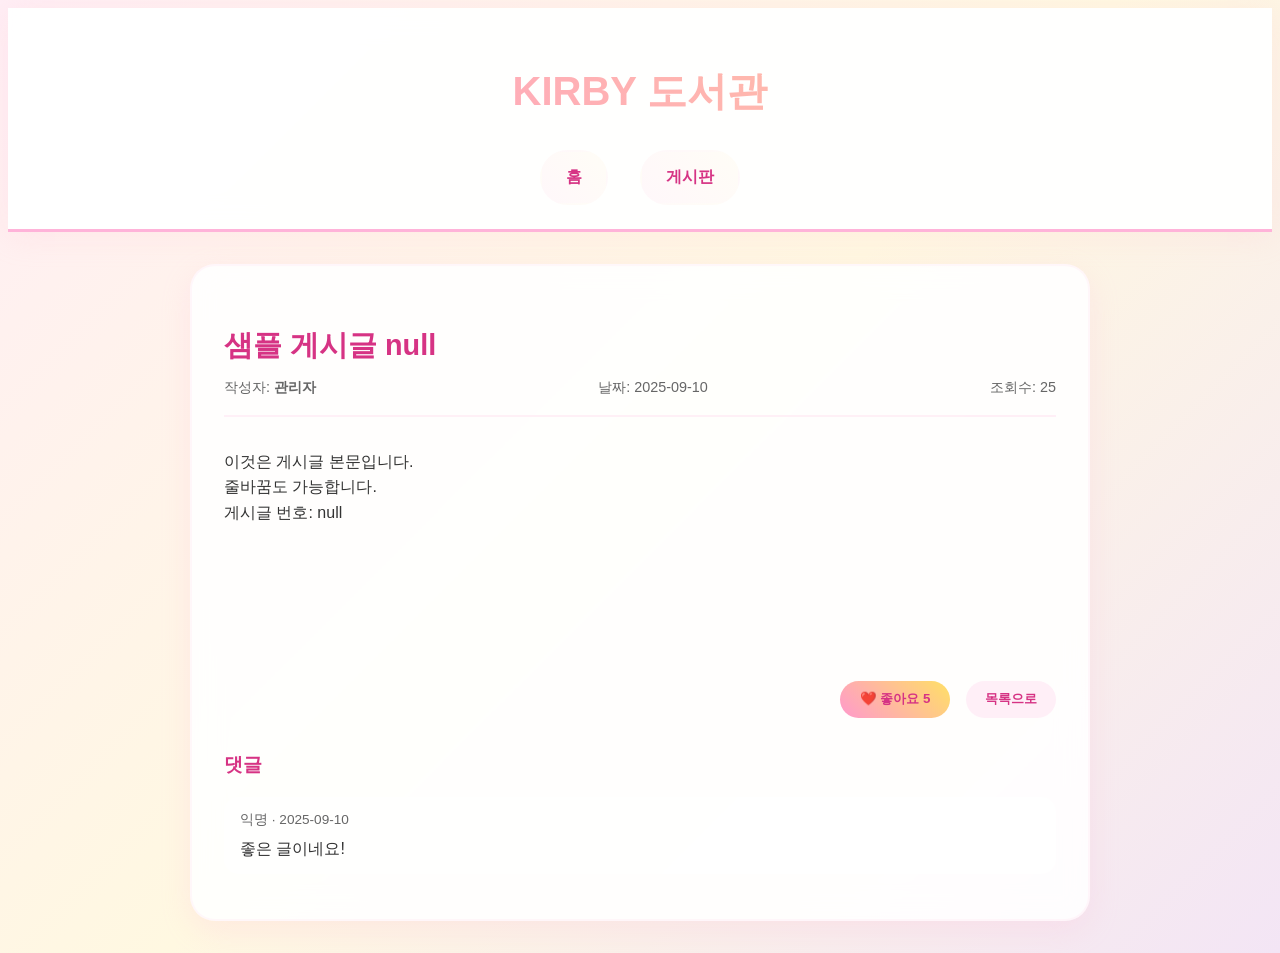
<file: sesac_project - Copy/bin/main/static/boardView.html>
<!DOCTYPE html>
<html lang="ko">
<head>
    <meta charset="UTF-8">
    <meta name="viewport" content="width=device-width, initial-scale=1.0">
    <title>게시글 보기 - 도서관 시스템</title>
    <style>
        body {
            font-family: 'Segoe UI', Tahoma, Geneva, Verdana, sans-serif;
            background: linear-gradient(135deg, #ffeef5 0%, #fff8e1 50%, #f3e5f5 100%);
            min-height: 100vh;
            color: #333;
            line-height: 1.6;
        }

        header {
            background: rgba(255, 255, 255, 0.95);
            backdrop-filter: blur(15px);
            box-shadow: 0 4px 30px rgba(255, 192, 203, 0.2);
            padding: 1.5rem 0;
            position: sticky;
            top: 0;
            z-index: 1000;
            border-bottom: 3px solid #ffb3d9;
        }

        header h1 {
            text-align: center;
            background: linear-gradient(45deg, #ff99cc, #ffcc99);
            -webkit-background-clip: text;
            -webkit-text-fill-color: transparent;
            background-clip: text;
            font-size: 2.5rem;
            font-weight: 700;
        }

        nav {
            display: flex;
            justify-content: center;
            gap: 2rem;
        }

        nav a {
            text-decoration: none;
            color: #d63384;
            font-weight: 600;
            padding: 0.8rem 1.5rem;
            border-radius: 30px;
            transition: all 0.3s ease;
            background: linear-gradient(45deg, rgba(255, 179, 217, 0.1), rgba(255, 235, 179, 0.1));
            border: 2px solid transparent;
        }

        nav a:hover {
            color: white;
            transform: translateY(-3px);
            box-shadow: 0 8px 20px rgba(255, 179, 217, 0.4);
            border-color: #ffb3d9;
            background: linear-gradient(45deg, #ffb3d9, #ffeb99);
        }

        .container {
            max-width: 900px;
            margin: 2rem auto;
            padding: 0 1.5rem;
        }

        .board-card {
            background: rgba(255, 255, 255, 0.9);
            backdrop-filter: blur(15px);
            border-radius: 25px;
            padding: 2rem;
            box-shadow: 0 10px 30px rgba(255, 179, 217, 0.2);
            border: 2px solid rgba(255, 179, 217, 0.1);
        }

        .post-header {
            border-bottom: 2px solid rgba(255, 179, 217, 0.2);
            margin-bottom: 1rem;
            padding-bottom: 1rem;
        }

        .post-title {
            font-size: 1.8rem;
            font-weight: 700;
            color: #d63384;
            margin-bottom: 0.5rem;
        }

        .post-meta {
            font-size: 0.9rem;
            color: #666;
            display: flex;
            justify-content: space-between;
        }

        .post-content {
            padding: 1rem 0;
            min-height: 200px;
            white-space: pre-line;
        }

        .post-actions {
            display: flex;
            justify-content: flex-end;
            gap: 1rem;
            margin-top: 1rem;
        }

        .btn {
            padding: 0.6rem 1.2rem;
            border: none;
            border-radius: 20px;
            font-weight: 600;
            cursor: pointer;
            transition: 0.3s;
        }

        .btn-like {
            background: linear-gradient(45deg, #ff99cc, #ffe066);
            color: #d63384;
        }

        .btn-like:hover {
            transform: scale(1.05);
            box-shadow: 0 6px 15px rgba(255, 179, 217, 0.3);
        }

        .btn-back {
            background: rgba(255, 179, 217, 0.2);
            color: #d63384;
        }

        .btn-back:hover {
            background: linear-gradient(45deg, #ffb3d9, #ffeb99);
            color: white;
        }

        .btn-edit {
            background: linear-gradient(45deg, #ffe066, #ff99cc);
            color: #d63384;
        }
        .btn-edit:hover {
            transform: translateY(-2px);
            box-shadow: 0 8px 20px rgba(255, 179, 217, 0.3);
        }


        /* 댓글 */
        .comments-section {
            margin-top: 2rem;
        }

        .comments-title {
            font-size: 1.2rem;
            font-weight: 700;
            color: #d63384;
            margin-bottom: 1rem;
        }

        .comment {
            background: rgba(255, 255, 255, 0.6);
            border-radius: 15px;
            padding: 0.8rem 1rem;
            margin-bottom: 0.8rem;
        }

        .comment-meta {
            font-size: 0.85rem;
            color: #666;
            margin-bottom: 0.3rem;
        }

        .comment-form textarea {
            width: 100%;
            border-radius: 15px;
            border: 2px solid rgba(255, 179, 217, 0.3);
            padding: 0.8rem;
            resize: vertical;
            font-family: inherit;
            font-size: 1rem;
            margin-bottom: 0.5rem;
        }

        .comment-form button {
            padding: 0.6rem 1.2rem;
            border: none;
            border-radius: 20px;
            background: linear-gradient(45deg, #ffb3d9, #ffeb99);
            color: #d63384;
            font-weight: 700;
            cursor: pointer;
            transition: 0.3s;
        }

        .comment-form button:hover {
            transform: translateY(-2px);
            box-shadow: 0 6px 15px rgba(255, 179, 217, 0.3);
        }
    </style>
</head>
<body>
<header>
    <h1>KIRBY 도서관</h1>
    <nav>
        <a href="index.html">홈</a>
        <a href="board.html">게시판</a>
    </nav>
</header>

<div class="container">
    <div class="board-card">
        <div class="post-header">
            <h2 class="post-title" id="postTitle">게시글 제목 예시</h2>
            <div class="post-meta">
                <span>작성자: <b id="postAuthor">관리자</b></span>
                <span>날짜: <span id="postDate">2025-09-10</span></span>
                <span>조회수: <span id="postViews">12</span></span>
            </div>
        </div>

        <div class="post-content" id="postContent">
            여기에 게시글 본문 내용이 표시됩니다.
            여러 줄도 자연스럽게 표시 가능.
        </div>

        <div class="post-actions" id="postActions">
            <button class="btn btn-like" onclick="likePost()">❤️ 좋아요 <span id="likeCount">0</span></button>
            <button class="btn btn-back" onclick="goBack()">목록으로</button>
            <!-- 수정 버튼은 JS에서 동적 생성 -->
        </div>


        <!-- 댓글 -->
        <div class="comments-section">
            <h3 class="comments-title">댓글</h3>
            <div id="commentList">
                <div class="comment">
                    <div class="comment-meta">익명 · 2025-09-10</div>
                    <div class="comment-text">좋은 글이네요!</div>
                </div>
            </div>

            <div class="comment-form" id="commentFormWrapper">
                <textarea id="commentInput" rows="3" placeholder="댓글을 입력하세요"></textarea>
                <button onclick="addComment()">댓글 등록</button>
            </div>
        </div>
    </div>
</div>

<script>
    const urlParams = new URLSearchParams(window.location.search);
    const postId = urlParams.get('id');
    const loggedInUser = localStorage.getItem("username"); // 로그인 시 저장한 사용자명


    // 임시 데이터 (실제로는 서버에서 가져옴)
    const samplePost = {
        id: postId,
        title: "샘플 게시글 " + postId,
        author: "관리자",
        date: "2025-09-10",
        views: 25,
        likes: 5,
        content: "이것은 게시글 본문입니다.\n줄바꿈도 가능합니다.\n게시글 번호: " + postId
    };

    document.getElementById("postTitle").textContent = samplePost.title;
    document.getElementById("postAuthor").textContent = samplePost.author;
    document.getElementById("postDate").textContent = samplePost.date;
    document.getElementById("postViews").textContent = samplePost.views;
    document.getElementById("likeCount").textContent = samplePost.likes;
    document.getElementById("postContent").textContent = samplePost.content;

    // 로그인 사용자 == 작성자이면 수정 버튼 표시
    if (loggedInUser && loggedInUser === samplePost.author) {
        showEditButton(postId);
    }

    // 좋아요 기능
    function likePost() {
        let count = parseInt(document.getElementById("likeCount").textContent);
        document.getElementById("likeCount").textContent = count + 1;
        alert("좋아요를 눌렀습니다!");
    }

    function showEditButton(postId) {
        const actions = document.getElementById("postActions");
        const editBtn = document.createElement("button");
        editBtn.className = "btn btn-edit";
        editBtn.textContent = "수정";
        editBtn.onclick = function() {
            window.location.href = `boardEdit.html?id=${postId}`;
        };
        actions.appendChild(editBtn);
    }


    // 댓글 등록
    function addComment() {
        const commentInput = document.getElementById("commentInput");
        const text = commentInput.value.trim();

        if (!text) {
            alert("댓글을 입력해주세요.");
            return;
        }

        const commentList = document.getElementById("commentList");
        const newComment = document.createElement("div");
        newComment.classList.add("comment");
        newComment.innerHTML = `
      <div class="comment-meta">나 · 방금 전</div>
      <div class="comment-text">${text}</div>
    `;
        commentList.appendChild(newComment);

        commentInput.value = "";
    }

    // 목록으로
    function goBack() {
        window.location.href = "board.html";
    }

    // 로그인 상태 체크
    document.addEventListener("DOMContentLoaded", () => {
        const isLoggedIn = localStorage.getItem("isLoggedIn") === "true";
        if (!isLoggedIn) {
            document.getElementById("commentFormWrapper").style.display = "none";
        }
    });
</script>
</body>
</html>
</file>
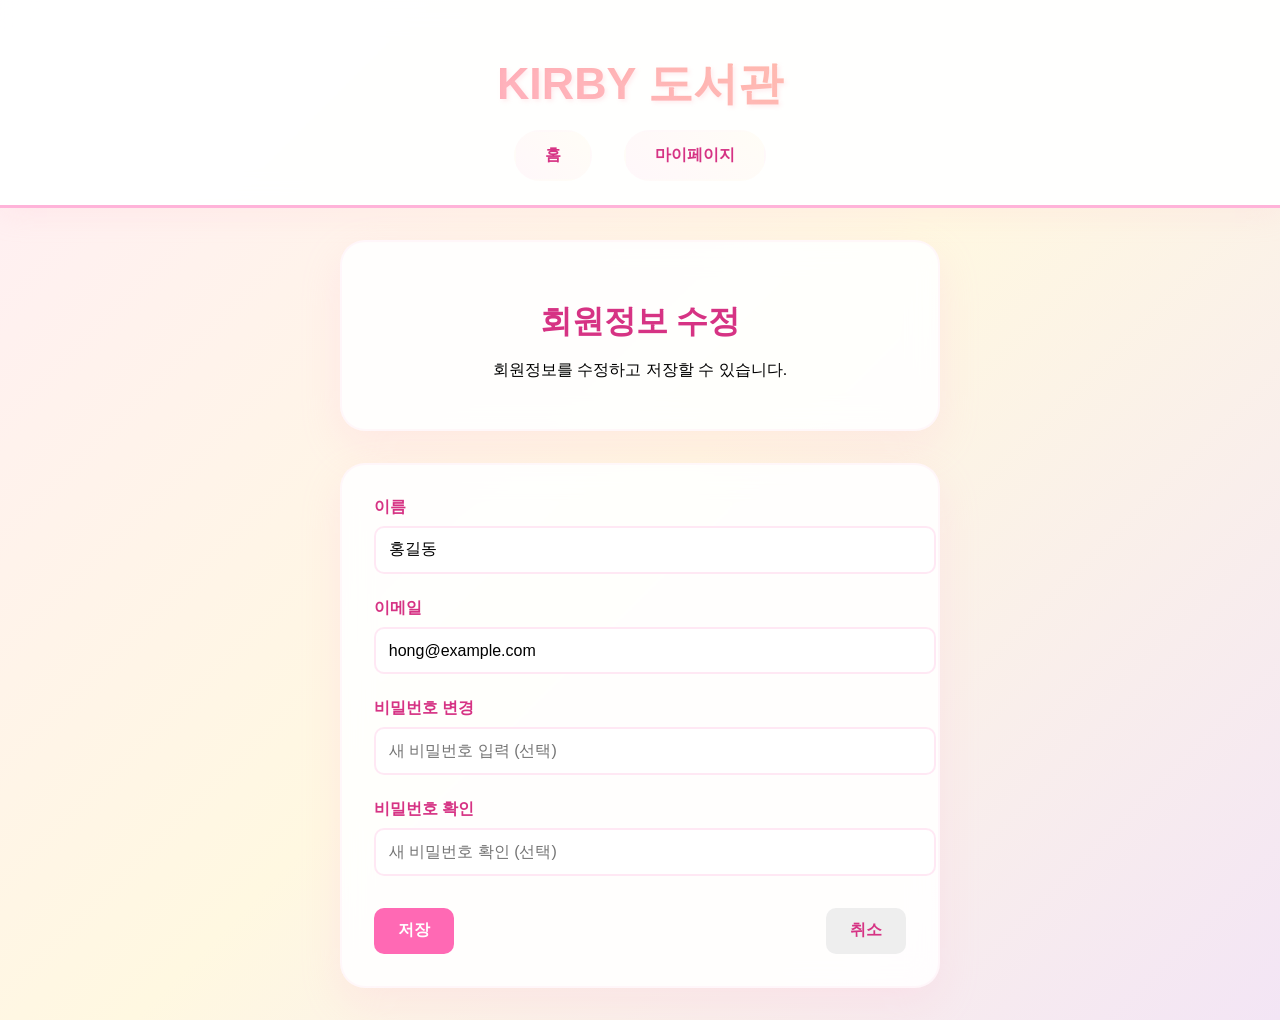
<file: sesac_project - Copy/bin/main/static/editUser.html>
<!DOCTYPE html>
<html lang="ko">
<head>
    <meta charset="UTF-8">
    <meta name="viewport" content="width=device-width, initial-scale=1.0">
    <title>회원정보 수정 - KIRBY 도서관</title>
    <style>
        body {
            font-family: 'Segoe UI', Tahoma, Geneva, Verdana, sans-serif;
            background: linear-gradient(135deg, #ffeef5 0%, #fff8e1 50%, #f3e5f5 100%);
            min-height: 100vh;
            margin: 0;
            padding: 0;
        }

        header {
            background: rgba(255, 255, 255, 0.95);
            backdrop-filter: blur(15px);
            box-shadow: 0 4px 30px rgba(255, 192, 203, 0.2);
            padding: 1.5rem 0;
            position: sticky;
            top: 0;
            z-index: 1000;
            border-bottom: 3px solid #ffb3d9;
        }

        header h1 {
            text-align: center;
            background: linear-gradient(45deg, #ff99cc, #ffcc99);
            -webkit-background-clip: text;
            -webkit-text-fill-color: transparent;
            font-size: 2.8rem;
            margin-bottom: 1rem;
            text-shadow: 2px 2px 4px rgba(255, 192, 203, 0.3);
            font-weight: 700;
        }

        nav {
            display: flex;
            justify-content: center;
            gap: 2rem;
            flex-wrap: wrap;
        }

        nav a {
            text-decoration: none;
            color: #d63384;
            font-weight: 600;
            padding: 0.8rem 1.8rem;
            border-radius: 30px;
            transition: all 0.3s ease;
            position: relative;
            overflow: hidden;
            background: linear-gradient(45deg, rgba(255, 179, 217, 0.1), rgba(255, 235, 179, 0.1));
            border: 2px solid transparent;
        }

        nav a:hover {
            color: white;
            transform: translateY(-3px);
            box-shadow: 0 10px 30px rgba(255, 179, 217, 0.4);
            border-color: #ffb3d9;
        }

        nav a::before {
            content: '';
            position: absolute;
            top: 0;
            left: -100%;
            width: 100%;
            height: 100%;
            background: linear-gradient(45deg, #ffb3d9, #ffeb99);
            transition: left 0.3s ease;
            z-index: -1;
        }

        nav a:hover::before {
            left: 0;
        }

        .main-container {
            max-width: 600px;
            margin: 2rem auto;
            padding: 0 2rem;
        }

        .page-title {
            background: rgba(255, 255, 255, 0.9);
            backdrop-filter: blur(15px);
            border-radius: 25px;
            padding: 2rem;
            margin-bottom: 2rem;
            box-shadow: 0 15px 40px rgba(255, 179, 217, 0.2);
            text-align: center;
            border: 2px solid rgba(255, 179, 217, 0.1);
        }

        .page-title h2 {
            color: #d63384;
            font-size: 2rem;
            font-weight: 700;
            margin-bottom: 0.5rem;
        }

        form {
            background: rgba(255, 255, 255, 0.9);
            backdrop-filter: blur(15px);
            border-radius: 25px;
            padding: 2rem;
            box-shadow: 0 15px 40px rgba(255, 179, 217, 0.2);
            border: 2px solid rgba(255, 179, 217, 0.1);
        }

        .form-group {
            margin-bottom: 1.5rem;
        }

        .form-group label {
            display: block;
            font-weight: 700;
            color: #d63384;
            margin-bottom: 0.5rem;
        }

        .form-group input {
            width: 100%;
            padding: 0.8rem;
            font-size: 1rem;
            border: 2px solid rgba(255, 179, 217, 0.3);
            border-radius: 10px;
            transition: all 0.3s ease;
        }

        .form-group input:focus {
            outline: none;
            border-color: #ff69b4;
            box-shadow: 0 8px 25px rgba(255, 179, 217, 0.3);
        }

        .button-group {
            display: flex;
            justify-content: space-between;
            margin-top: 2rem;
        }

        .btn {
            padding: 0.8rem 1.5rem;
            font-size: 1rem;
            font-weight: 700;
            border-radius: 10px;
            border: none;
            cursor: pointer;
            transition: all 0.3s ease;
        }

        .btn-save {
            background-color: #ff69b4;
            color: white;
        }

        .btn-save:hover {
            background-color: #ff4c9e;
        }

        .btn-cancel {
            background-color: #eee;
            color: #d63384;
        }

        .btn-cancel:hover {
            background-color: #ffd6e8;
        }
    </style>
</head>
<body>
<header>
    <h1>KIRBY 도서관</h1>
    <nav>
        <a href="index.html">홈</a>
        <a href="mypage.html">마이페이지</a>
    </nav>
</header>

<div class="main-container">
    <div class="page-title">
        <h2>회원정보 수정</h2>
        <p>회원정보를 수정하고 저장할 수 있습니다.</p>
    </div>

    <form id="editUserForm">
        <div class="form-group">
            <label for="name">이름</label>
            <input type="text" id="name" name="name" value="홍길동" required>
        </div>

        <div class="form-group">
            <label for="email">이메일</label>
            <input type="email" id="email" name="email" value="hong@example.com" required>
        </div>

        <div class="form-group">
            <label for="password">비밀번호 변경</label>
            <input type="password" id="password" name="password" placeholder="새 비밀번호 입력 (선택)">
        </div>

        <div class="form-group">
            <label for="passwordConfirm">비밀번호 확인</label>
            <input type="password" id="passwordConfirm" name="passwordConfirm" placeholder="새 비밀번호 확인 (선택)">
        </div>

        <div class="button-group">
            <button type="submit" class="btn btn-save">저장</button>
            <button type="button" class="btn btn-cancel" onclick="cancelEdit()">취소</button>
        </div>
    </form>
</div>

<script>
    function cancelEdit() {
        window.location.href = 'mypage.html';
    }

    document.getElementById('editUserForm').addEventListener('submit', function(e) {
        e.preventDefault();
        const name = document.getElementById('name').value.trim();
        const email = document.getElementById('email').value.trim();
        const password = document.getElementById('password').value;
        const passwordConfirm = document.getElementById('passwordConfirm').value;

        if (password !== passwordConfirm) {
            alert('비밀번호와 비밀번호 확인이 일치하지 않습니다.');
            return;
        }

        // 예시로 localStorage에 저장 (실제 서버 연동 필요)
        localStorage.setItem('userName', name);
        localStorage.setItem('userEmail', email);
        if(password) localStorage.setItem('userPassword', password);

        alert('회원정보가 저장되었습니다.');
        window.location.href = 'mypage.html';
    });

    // 초기 로드 시 기존 정보 불러오기
    window.addEventListener('DOMContentLoaded', () => {
        const savedName = localStorage.getItem('userName') || '홍길동';
        const savedEmail = localStorage.getItem('userEmail') || 'hong@example.com';

        document.getElementById('name').value = savedName;
        document.getElementById('email').value = savedEmail;
    });
</script>
</body>
</html>
</file>
